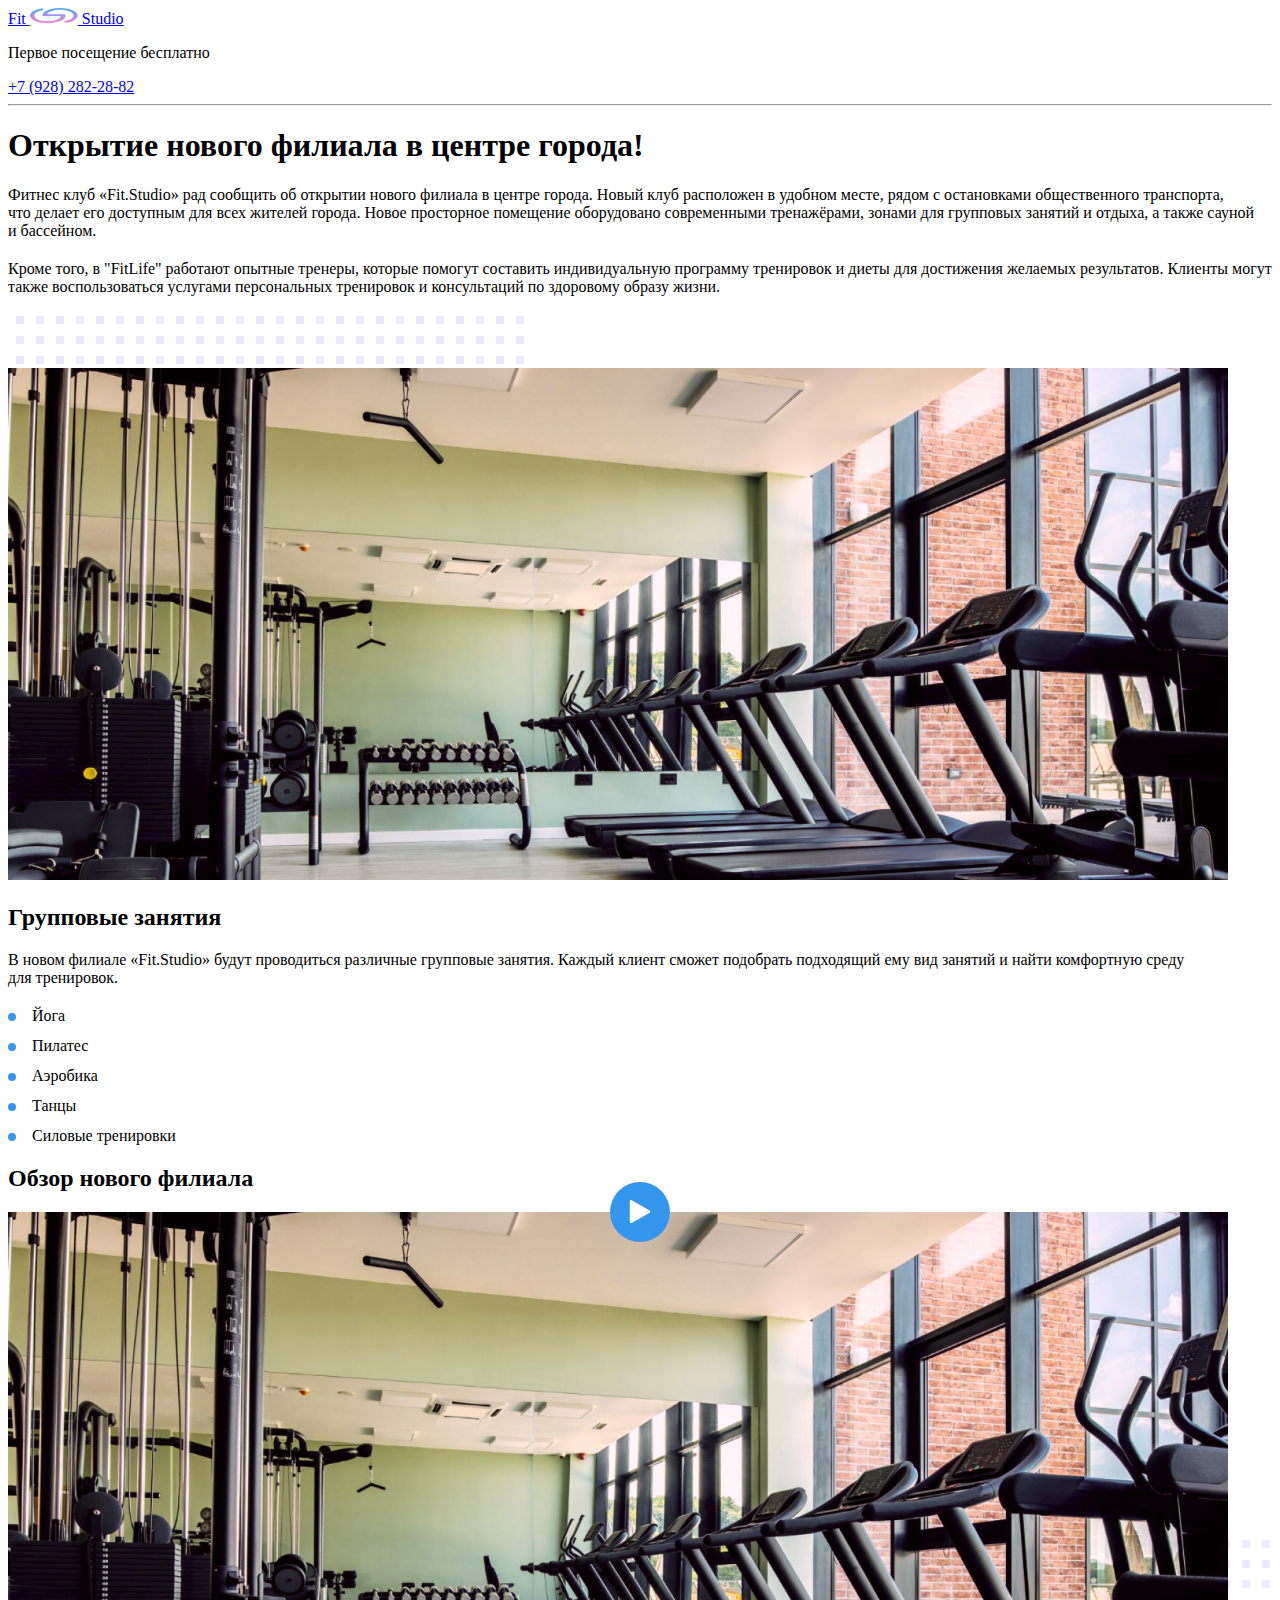
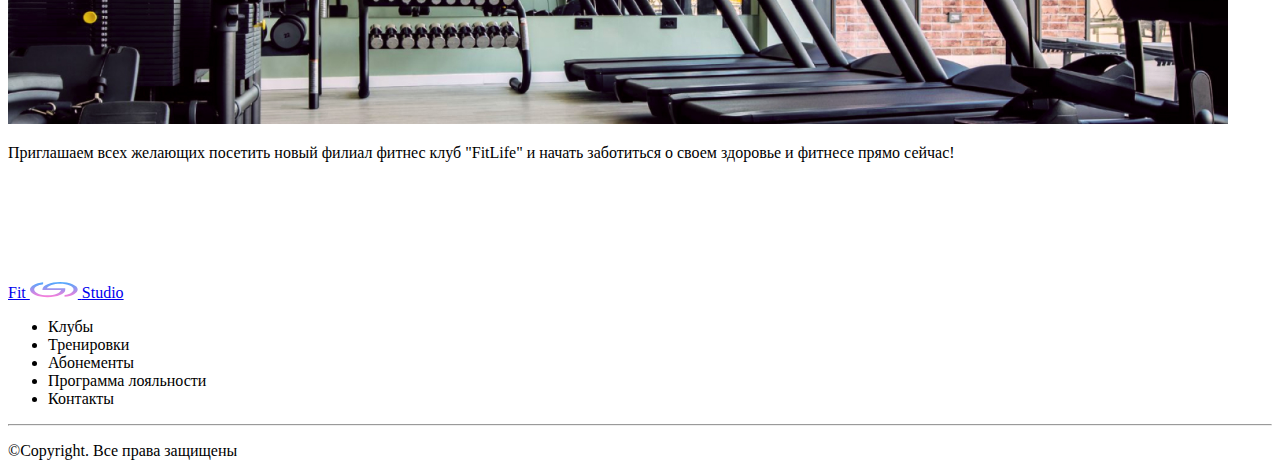
<file: index.html>
<!doctype html>
<html lang="ru">
	<head>
		<meta charset="UTF-8" />
		<meta name="viewport" content="width=device-width, initial-scale=1.0" />
		<title>Fit Studio - Открытие нового филиала</title>
		<link rel="stylesheet" href="./css/normalize.css" />
		<link rel="stylesheet" href="./css/article.css" />
	</head>
	<body>
		<header class="header">
			<div class="container">
				<div class="top__inner">
					<a href="./article.html" class="logo"
						>Fit <span><img src="../images/logo.svg" alt="" /></span>
						<span class="logo_studio">Studio</span></a
					>

					<div class="free_visit">
						<p class="free_visit-text">Первое посещение бесплатно</p>
						<a href="tel:+79282822882" class="free_visit-num"
							>+7 (928) 282-28-82</a
						>
					</div>
				</div>
				<hr />
			</div>
		</header>
		<main class="main">
			<div class="container">
				<article class="article-discovery">
					<h1 class="article-title article-title-large">
						Открытие нового филиала в центре города!
					</h1>
					<p class="article-text">
						Фитнес клуб «Fit.Studio» рад сообщить об открытии нового филиала в
						центре города. Новый клуб расположен в удобном месте, рядом
						с остановками общественного транспорта, что делает его доступным
						для всех жителей города. Новое просторное помещение оборудовано
						современными тренажёрами, зонами для групповых занятий и отдыха,
						а также сауной и бассейном.
					</p>
					<p class="article-text article-mb">
						Кроме того, в "FitLife" работают опытные тренеры, которые помогут
						составить индивидуальную программу тренировок и диеты для достижения
						желаемых результатов. Клиенты могут также воспользоваться услугами
						персональных тренировок и консультаций по здоровому образу жизни.
					</p>
					<div class="article-decor-wrapper">
						<img src="./images/декор 2.svg" alt="" class="article-decor" />
					</div>
					<img
						class="article-img article-mb"
						src="./images/gym-img.jpg"
						alt="тренажёрный зал"
						width="1220"
						height="512"
					/>

					<h2 class="article-title article-title-medium">Групповые занятия</h2>

					<p class="article-text">
						В новом филиале «Fit.Studio» будут проводиться различные групповые
						занятия. Каждый клиент сможет подобрать подходящий ему вид занятий
						и найти комфортную среду для тренировок.
					</p>

					<ul class="article_activities--list article-text article-mb">
						<li class="article_activities--item">Йога</li>
						<li class="article_activities--item">Пилатес</li>
						<li class="article_activities--item">Аэробика</li>
						<li class="article_activities--item">Танцы</li>
						<li class="article_activities--item">Силовые тренировки</li>
					</ul>

					<h2 class="article-title article-title-medium">
						Обзор нового филиала
					</h2>
          
            <div class="article-decor-wrapper">
              <img src="./images/декор 2.svg" alt="" class="article-decor-2" />
              <button class="article-play-button">
                <img src="./images/Polygon 1.svg" alt="" width="24" height="24" >
              </button>
            </div>
				<img
						class="article-img article-mb"
						src="./images/gym-img.jpg"
						alt="тренажёрный зал"
						width="1220"
						height="512"
					/>
					<p class="article-text">
						Приглашаем всех желающих посетить новый филиал фитнес клуб
						"FitLife" и начать заботиться о своем здоровье и фитнесе прямо
						сейчас!
					</p>  
				</article>
			</div>
		</main>
		<footer class="footer">
			<div class="container">
				<article class="footer__inner">
					<a href="./index.html" class="footer__logo logo"
						>Fit <img src="../images/logo.svg" alt="Логотип" />
						<span class="logo_studio">Studio</span></a
					>
					<ul class="footer__menu">
						<li>Клубы</li>
						<li>Тренировки</li>
						<li>Абонементы</li>
						<li>Программа лояльности</li>
						<li>Контакты</li>
					</ul>
				</article>
			</div>
			<hr class="line" />
			<p class="copyright">&copy;Copyright. Все права защищены</p>
		</footer>
	</body>
</html>
</file>
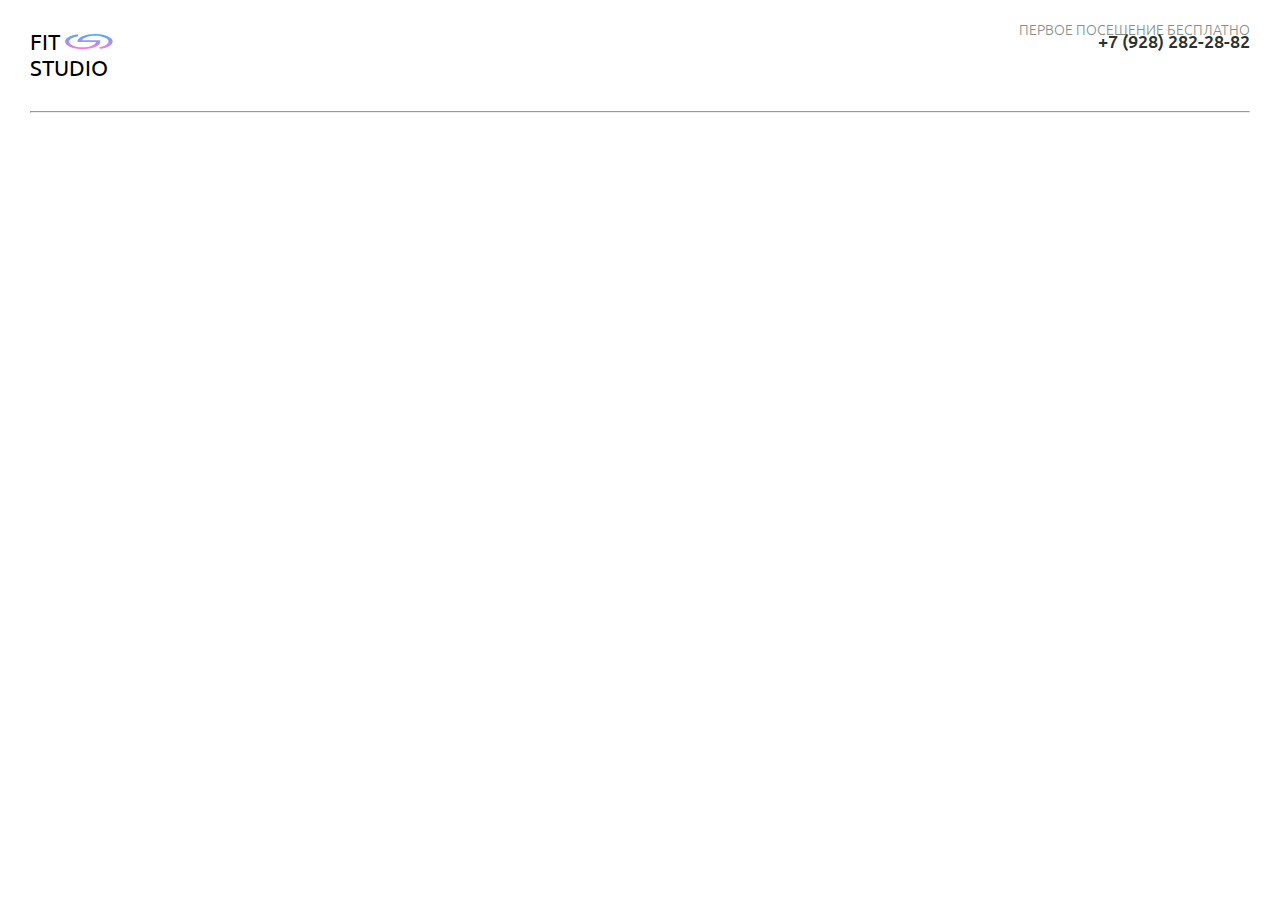
<file: html/index.html>
<!doctype html>
<html lang="en">
	<head>
		<meta charset="UTF-8" />
		<meta name="viewport" content="width=device-width, initial-scale=1.0" />
		<title>Fit Studio</title>
		<link rel="stylesheet" href="../css/normalize.css" />
		<link rel="stylesheet" href="../css/style.css" />
	</head>
	<body>
		<header class="header">
			<div class="container">
				<div class="top__inner">
					<a href="./article.html" class="logo"
						>Fit <span><img src="../images/logo.svg" alt="" /></span>
						<span class="logo_studio">Studio</span></a
					>

					<div class="free_visit">
						<p class="free_visit-text">Первое посещение бесплатно</p>
						<a href="tel:+79282822882" class="free_visit-num"
							>+7 (928) 282-28-82</a
						>
					</div>
				</div>
				<hr />
			</div>
		</header>
		<main class="main">
			<div class="container"></div>
		</main>
	</body>
</html>
</file>
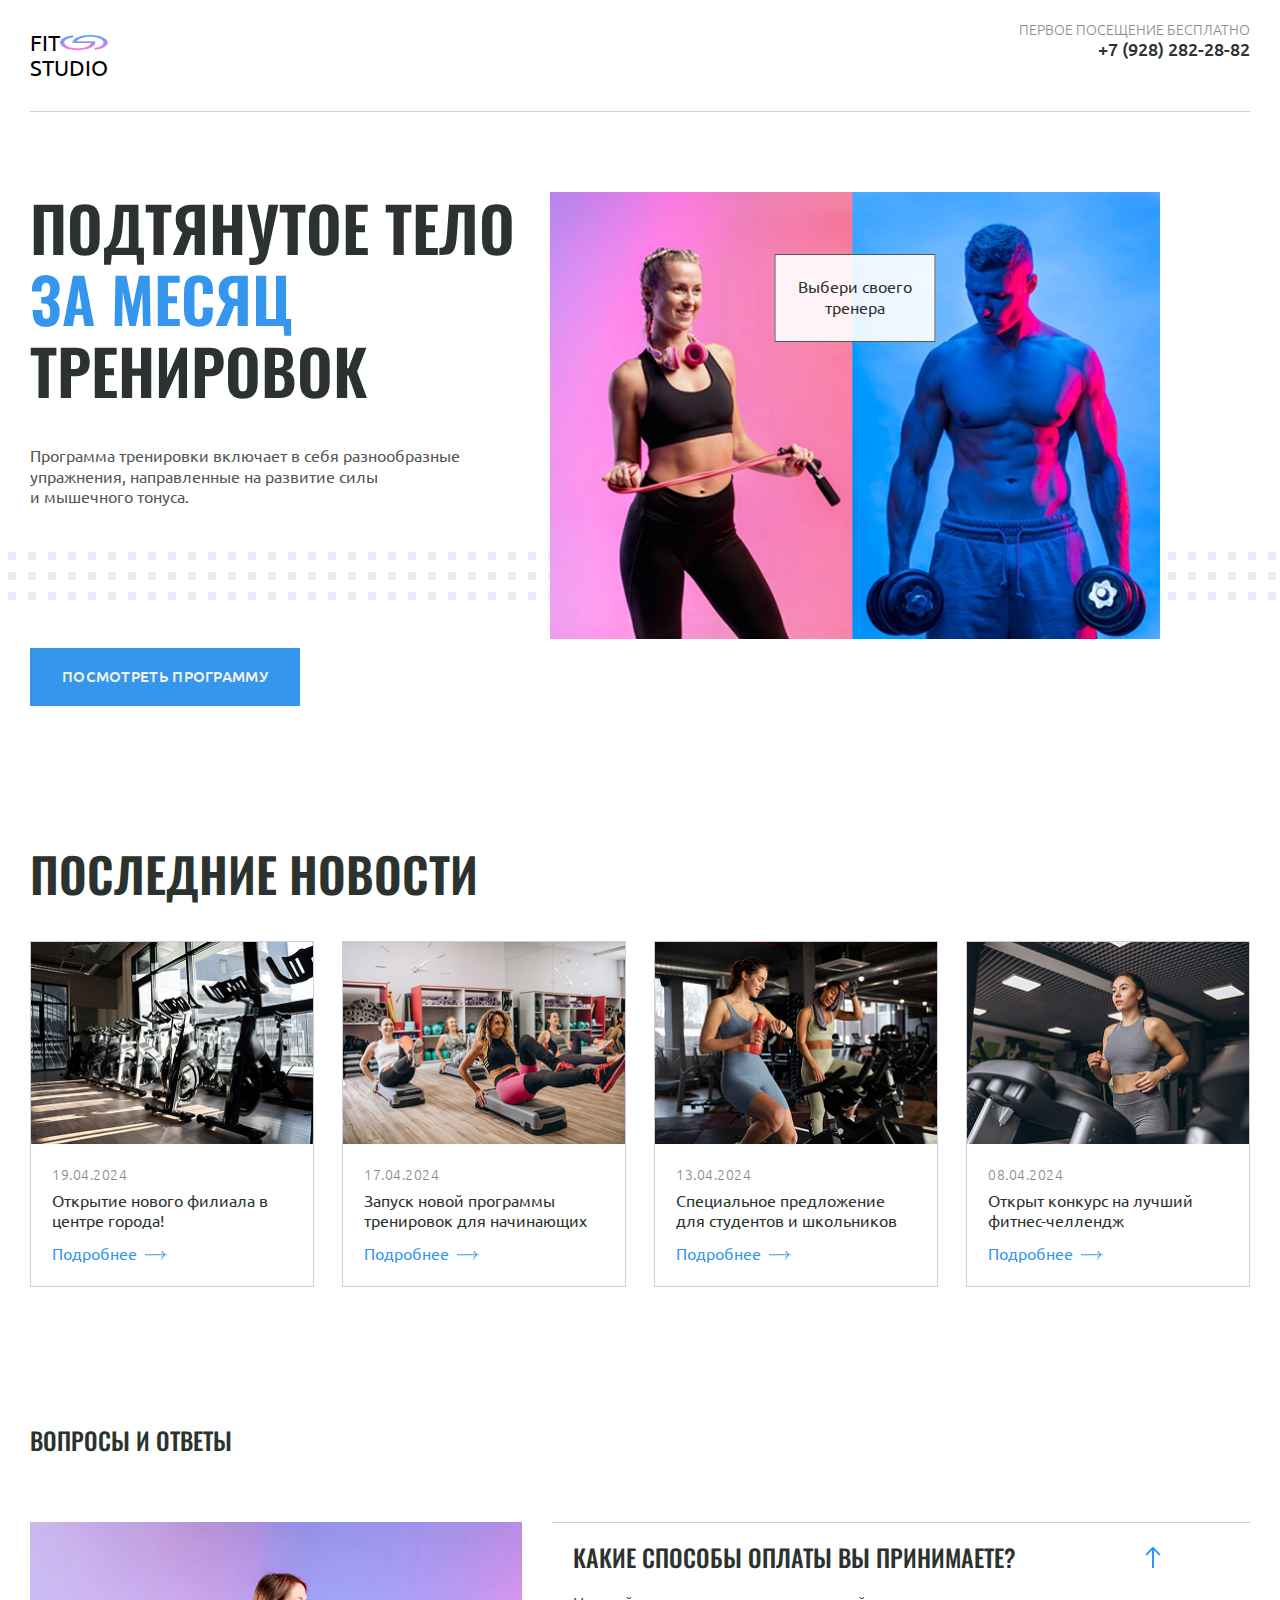
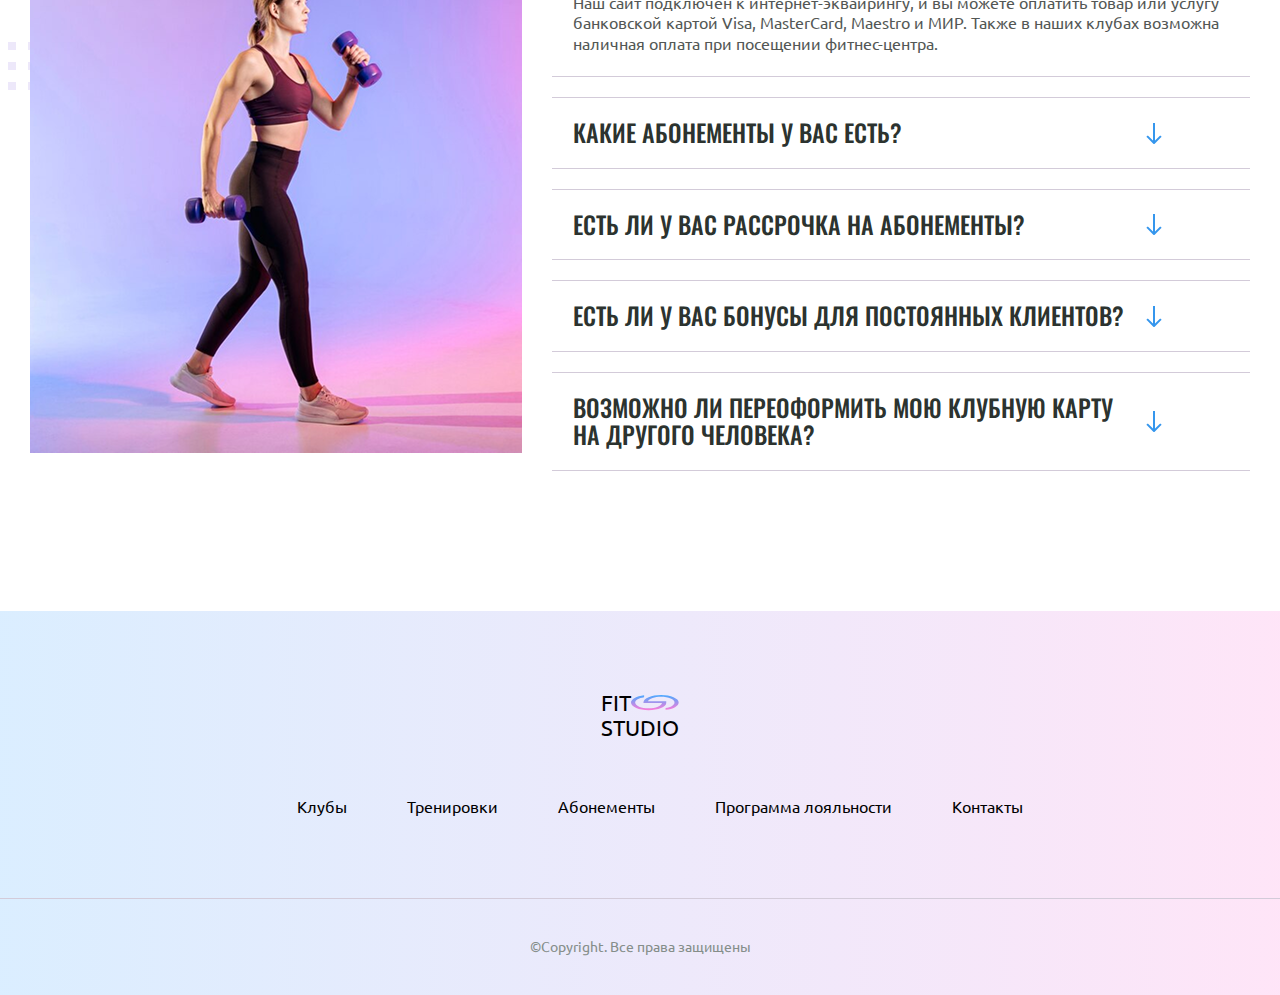
<file: Verstka_1/index.html>
<!doctype html>
<html lang="ru" class="home-page">
	<head>
		<meta charset="UTF-8" />
		<meta name="viewport" content="width=device-width, initial-scale=1.0" />
		<title>Fit Studio - Главная</title>
		<link rel="stylesheet" href="./css/normalize.css" />
		<link rel="stylesheet" href="./css/globals.css" />
		<link rel="stylesheet" href="./css/header.css" />
		<link rel="stylesheet" href="./css/index_2.css" />
		<link rel="stylesheet" href="./css/footer.css" />
		<link
			rel="icon"
			href="./images/svg/favicon-icon.svg"
			sizes="128x128"
			type="image/x-icon"
		/>
	</head>
	<body>
		<header class="header">
			<div class="container">
				<div class="header__inner">
					<a href="./index.html" class="header__logo-link logo-link"
						><span
							class="header__logo-link--accent logo-link--accent"
							tabindex="3"
							>Fit</span
						>
						Studio</a
					>
					<div class="header__free_visit">
						<p class="header__free-visit-desc text-sub">
							Первое посещение бесплатно
						</p>
						<a
							href="tel:+79282822882"
							class="header__free_visit-num"
							tabindex="2"
							>+7 (928) 282-28-82</a
						>
					</div>
				</div>
			</div>
		</header>
		<section class="hero section decor">
			<div class="container hero__container">
				<div class="hero__content">
					<h1 class="hero__content-title title-large">
						Подтянутое тело
						<strong class="hero__content--color--accent blue-text"
							>за месяц</strong
						>
						тренировок
					</h1>
					<p class="hero__content-text text gray-color">
						Программа тренировки включает в себя разнообразные упражнения,
						направленные на развитие силы и мышечного тонуса.
					</p>
					<a class="hero__content-link button blue-bc white-text" href="#"
						>Посмотреть программу</a
					>
				</div>
				<div class="hero__images">
					<p class="hero__images-btn p" tabindex="1">Выбери своего тренера</p>
					<img
						class="hero__images-btn--couches"
						src="./images/gym/couches-woman_man.png"
						alt="Девушка на розовом фоне в спортивной одежде и в розовых наушниках держит спортивную скакалку и мужчина на синем фоне держит сборные гантели с голым верхним торсом, в белых штанах"
						width="700"
						height="513"
					/>
				</div>
			</div>
		</section>
		<section class="news section">
			<div class="container news__container--general">
				<h2 class="news__title title-large">последние Новости</h2>
				<div class="news__container">
					<article class="news__card">
						<header class="news__card-card_header">
							<img
								class="news__card-img"
								src="./images/gym/bikes.jpg"
								alt="Ряд велотренажёров в светлом фитнес-зале с панорамными окнами"
							/>
							<div class="news__card-info">
								<time class="news__card-time" datetime="2024-04-19"
									>19.04.2024</time
								>
								<h3 class="news__card-title p">
									Открытие нового филиала в центре города!
								</h3>
							</div>
						</header>
						<footer class="card-footer">
							<a class="text blue-text" href="./article.html">Подробнее</a>
						</footer>
					</article>
					<article class="news__card">
						<header class="news__card-card_header">
							<img
								class="news__card-img"
								src="./images/gym/fitnes.jpg"
								alt="Групповая фитнес-тренировка в зале, женщины выполняют упражнения на степ-платформах"
							/>
							<div class="news__card-info">
								<time сlass="news__card-time" datetime="2024-04-17"
									>17.04.2024</time
								>
								<h3 class="news__card-title p">
									Запуск новой программы тренировок для начинающих
								</h3>
							</div>
						</header>
						<footer class="card-footer">
							<a class="text blue-text" href="./article.html">Подробнее</a>
						</footer>
					</article>
					<article class="news__card">
						<header class="news__card-card_header">
							<img
								class="news__card-img"
								src="./images/gym/fitnes_bikes.jpg"
								alt="Девушка бежит на беговой дорожке в современном тренажёрном зале"
							/>
							<div class="news__card-info">
								<time сlass="news__card-time" datetime="2024-04-13"
									>13.04.2024</time
								>
								<h3 class="news__card-title p">
									Специальное предложение для студентов и школьников
								</h3>
							</div>
						</header>
						<footer class="card-footer">
							<a class="text blue-text" href="./article.html">Подробнее</a>
						</footer>
					</article>
					<article class="news__card">
						<header class="news__card-card_header">
							<img
								class="news__card-img"
								src="./images/gym/girl_run.jpg"
								alt="Девушка бежит на беговой дорожке в современном тренажёрном зале"
							/>
							<div class="news__card-info">
								<time сlass="news__card-time" datetime="2024-04-08"
									>08.04.2024</time
								>
								<h3 class="news__card-title p">
									Открыт конкурс на лучший фитнес-челлендж
								</h3>
							</div>
						</header>
						<footer class="card-footer">
							<a class="text blue-text" href="./article.html">Подробнее</a>
						</footer>
					</article>
				</div>
			</div>
		</section>
		<section class="faq section decor">
			<div class="container">
				<h2 class="faq__title title-large">Вопросы и ответы</h2>
				<article class="faq__container">
					<img
						class="faq__img"
						src="./images/gym/fitness-woman.png"
						width="492"
						height="531"
						alt="Спортивная девушка с гантелями"
					/>
					<div class="question__container">
						<article class="faq__question">
							<details name="faq__question-details" open>
								<summary class="faq__title oswald p">
									Какие способы оплаты вы принимаете?
								</summary>
								<p class="faq-text text gray-color">
									Наш сайт подключен к интернет-эквайрингу, и вы можете оплатить
									товар или услугу банковской картой Visa, MasterCard, Maestro и
									МИР. Также в наших клубах возможна наличная оплата при
									посещении фитнес-центра.
								</p>
							</details>
						</article>
						<article class="faq__question">
							<details name="faq__question-details">
								<summary class="faq__title oswald p">
									Какие абонементы у вас есть?
								</summary>
								<p class="faq-text text gray-color">
									Наш сайт подключен к интернет-эквайрингу, и вы можете оплатить
									товар или услугу банковской картой Visa, MasterCard, Maestro и
									МИР. Также в наших клубах возможна наличная оплата при
									посещении фитнес-центра.
								</p>
							</details>
						</article>
						<article class="faq__question">
							<details name="faq__question-details">
								<summary class="faq__title oswald p">
									Есть ли у вас рассрочка на абонементы?
								</summary>
								<p class="faq-text text gray-color">
									Наш сайт подключен к интернет-эквайрингу, и вы можете оплатить
									товар или услугу банковской картой Visa, MasterCard, Maestro и
									МИР. Также в наших клубах возможна наличная оплата при
									посещении фитнес-центра.
								</p>
							</details>
						</article>
						<article class="faq__question">
							<details name="faq__question-details">
								<summary class="faq__title oswald p">
									Есть ли у вас бонусы для постоянных клиентов?
								</summary>
								<p class="faq-text text gray-color">
									Наш сайт подключен к интернет-эквайрингу, и вы можете оплатить
									товар или услугу банковской картой Visa, MasterCard, Maestro и
									МИР. Также в наших клубах возможна наличная оплата при
									посещении фитнес-центра.
								</p>
							</details>
						</article>
						<article class="faq__question">
							<details name="faq__question-details">
								<summary class="faq__title oswald p">
									Возможно ли переоформить мою клубную карту на другого
									человека?
								</summary>
								<p class="faq__text text gray-color">
									Наш сайт подключен к интернет-эквайрингу, и вы можете оплатить
									товар или услугу банковской картой Visa, MasterCard, Maestro и
									МИР. Также в наших клубах возможна наличная оплата при
									посещении фитнес-центра.
								</p>
							</details>
						</article>
					</div>
				</article>
			</div>
		</section>
		<footer class="footer">
			<div class="footer__line">
				<div class="container footer__container">
					<article class="footer__inner">
						<a href="./article.html" class="footer__logo-link logo-link"
							><span class="footer__logo-link--accent logo-link--accent"
								>Fit</span
							>
							Studio</a
						>
						<nav class="footer__menu">
							<ul class="footer__menu-list">
								<li>
									<a href="#!" class="footer__menu-link"> Клубы </a>
								</li>
								<li>
									<a href="#!" class="footer__menu-link"> Тренировки </a>
								</li>
								<li>
									<a href="#!" class="footer__menu-link">Абонементы</a>
								</li>
								<li>
									<a href="#!" class="footer__menu-link"
										>Программа лояльности
									</a>
								</li>
								<li>
									<a href="#!" class="footer__menu-link"> Контакты </a>
								</li>
							</ul>
						</nav>
					</article>
				</div>
			</div>
			<p class="copyright">&copy;Copyright. Все права защищены</p>
		</footer>
	</body>
</html>
</file>
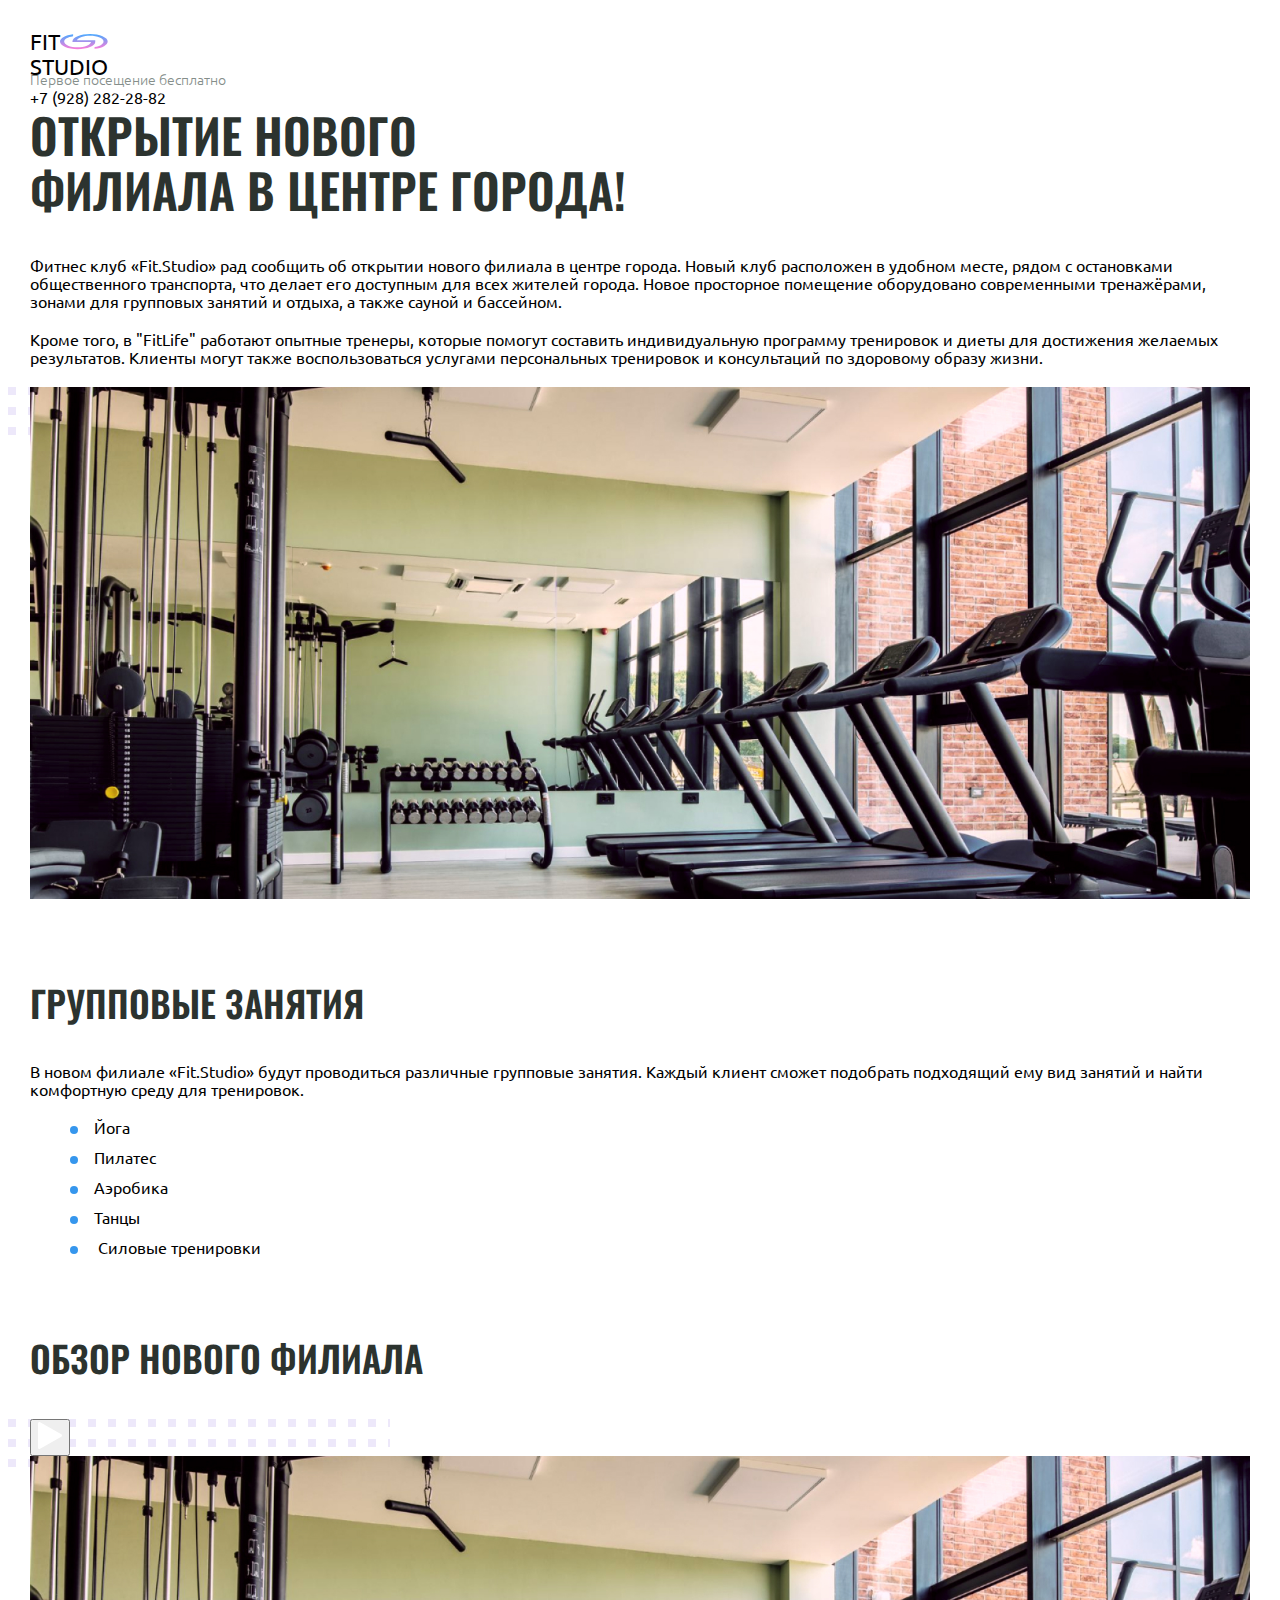
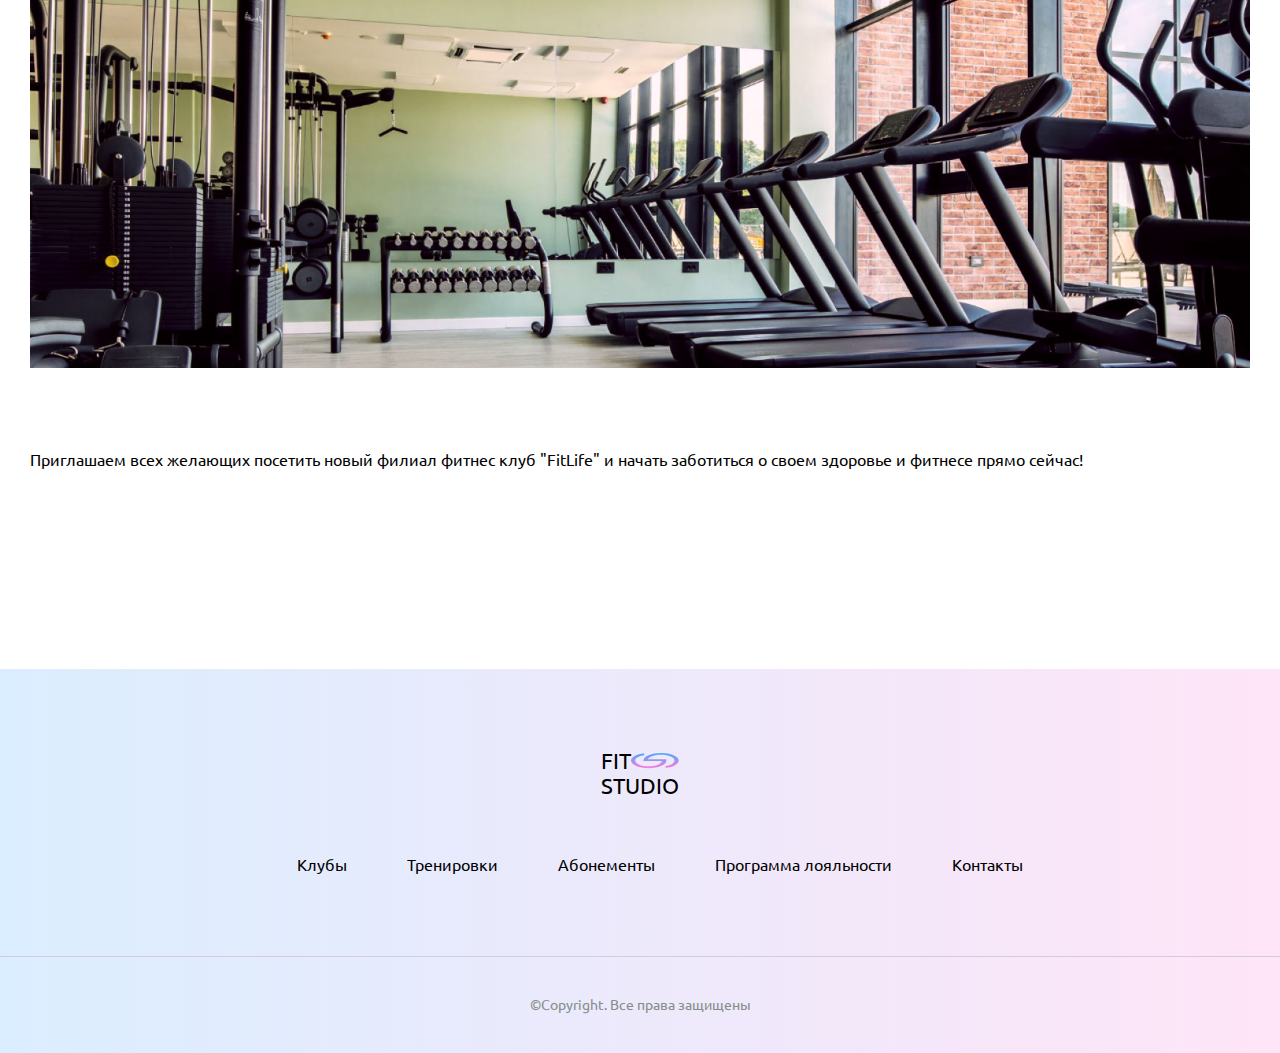
<file: article.html>
<!doctype html>
<html lang="ru">
	<head>
		<meta charset="UTF-8" />
		<meta name="viewport" content="width=device-width, initial-scale=1.0" />
		<title>Fit Studio - Открытие нового филиала</title>
		<link rel="stylesheet" href="./css/normalize.css" />
		<link rel="stylesheet" href="./css/globals.css" />
		<link rel="stylesheet" href="./css/header.css" />
		<link rel="stylesheet" href="./css/article.css" />
		<link rel="stylesheet" href="./css/footer.css" />
		<link
			rel="icon"
			href="./images/svg/favicon-icon.svg"
			sizes="128x128"
			type="image/x-icon"
		/>
	</head>
	<body>
		<header class="header">
			<div class="container">
				<div class="header__inner">
					<a href="./index.html" class="header__logo-link logo-link"
						><span
							class="header__logo-link--accent logo-link--accent"
							tabindex="3"
							>Fit</span
						>
						Studio</a
					>
					<div class="header__free_visit">
						<p class="header__free-visit-desc text-sub">
							Первое посещение бесплатно
						</p>
						<a
							href="tel:+79282822882"
							class="header__free_visit-num"
							tabindex="2"
							>+7 (928) 282-28-82</a
						>
					</div>
				</div>
			</div>
		</header>
		<main class="main">
			<section class="main__section--descovery article-mb">
				<div class="container main__container">
					<h1 class="title-large main__title">
						Открытие нового филиала в центре города!
					</h1>
					<p class="main__text--fitness_club article-text">
						Фитнес клуб «Fit.Studio» рад сообщить об открытии нового филиала в
						центре города. Новый клуб расположен в удобном месте, рядом
						с остановками общественного транспорта, что делает его доступным
						для всех жителей города. Новое просторное помещение оборудовано
						современными тренажёрами, зонами для групповых занятий и отдыха,
						а также сауной и бассейном.
					</p>
					<p class="main__text--FitLife article-text article-mb">
						Кроме того, в "FitLife" работают опытные тренеры, которые помогут
						составить индивидуальную программу тренировок и диеты для достижения
						желаемых результатов. Клиенты могут также воспользоваться услугами
						персональных тренировок и консультаций по здоровому образу жизни.
					</p>
				</div>
				<div class="article__decor--wrapper-1 decor">
					<div class="container">
						<img
							class="main__decor--img article-img"
							src="./images/gym/gym-img.jpg"
							alt="тренажёрный зал"
							width="1220"
							height="512"
						/>
					</div>
				</div>
			</section>
			<section
				class="main__section--group_activities article-mb"
			>
				<article class="article__container--discovery container">
					<h2
						class="main__section--group_activties-title title-large article-title-medium"
					>
						Групповые занятия
					</h2>
					<p class="main__section--group_activties-text article-text">
						В новом филиале «Fit.Studio» будут проводиться различные групповые
						занятия. Каждый клиент сможет подобрать подходящий ему вид занятий
						и найти комфортную среду для тренировок.
					</p>
					<ul
						class="main__menu--activities article-text article-mb"
					>
						<li class="main__menu-item article_activities--item">Йога</li>
						<li class="main__menu-item article_activities--item">Пилатес</li>
						<li class="main__menu-item article_activities--item">Аэробика</li>
						<li class="main__menu-item article_activities--item">Танцы</li>
						<li class="main__menu-item article_activities--item">
							Силовые тренировки
						</li>
					</ul>
				</article>
			</section>
			<section class="article-mb section-block_3">
				<div class="container">
					<h2 class="title-large article-title-medium">Обзор нового филиала</h2>
				</div>
				<div class="article__decor--wrapper-2 decor">
					<div class="container">
						<button class="article__play-btn">
							<img
								class="article__decor--wrapper_2-img"
								src="./images/svg/Polygon 1.svg"
								alt="кнопка плэй"
								width="24"
								height="24"
							/>
						</button>
						<img
							class="article-img article-mb"
							src="./images/gym/gym-img.jpg"
							alt="тренажёрный зал"
							width="1220"
							height="512"
						/>
					</div>
				</div>
				<div class="container">
					<p class="article-text">
						Приглашаем всех желающих посетить новый филиал фитнес клуб "FitLife"
						и начать заботиться о своем здоровье и фитнесе прямо сейчас!
					</p>
				</div>
			</section>
		</main>
		<footer class="footer">
			<div class="footer__line">
				<div class="container footer__container">
					<article class="footer__inner">
						<a href="./article.html" class="footer__logo-link logo-link"
							><span class="footer__logo-link--accent logo-link--accent"
								>Fit</span
							>
							Studio</a
						>
						<nav class="footer__menu">
							<ul class="footer__menu-list">
								<li>
									<a href="#!" class="footer__menu-link"> Клубы </a>
								</li>
								<li>
									<a href="#!" class="footer__menu-link"> Тренировки </a>
								</li>
								<li>
									<a href="#!" class="footer__menu-link">Абонементы</a>
								</li>
								<li>
									<a href="#!" class="footer__menu-link"
										>Программа лояльности
									</a>
								</li>
								<li>
									<a href="#!" class="footer__menu-link"> Контакты </a>
								</li>
							</ul>
						</nav>
					</article>
				</div>
			</div>
			<p class="copyright">&copy;Copyright. Все права защищены</p>
		</footer>
	</body>
</html>
</file>
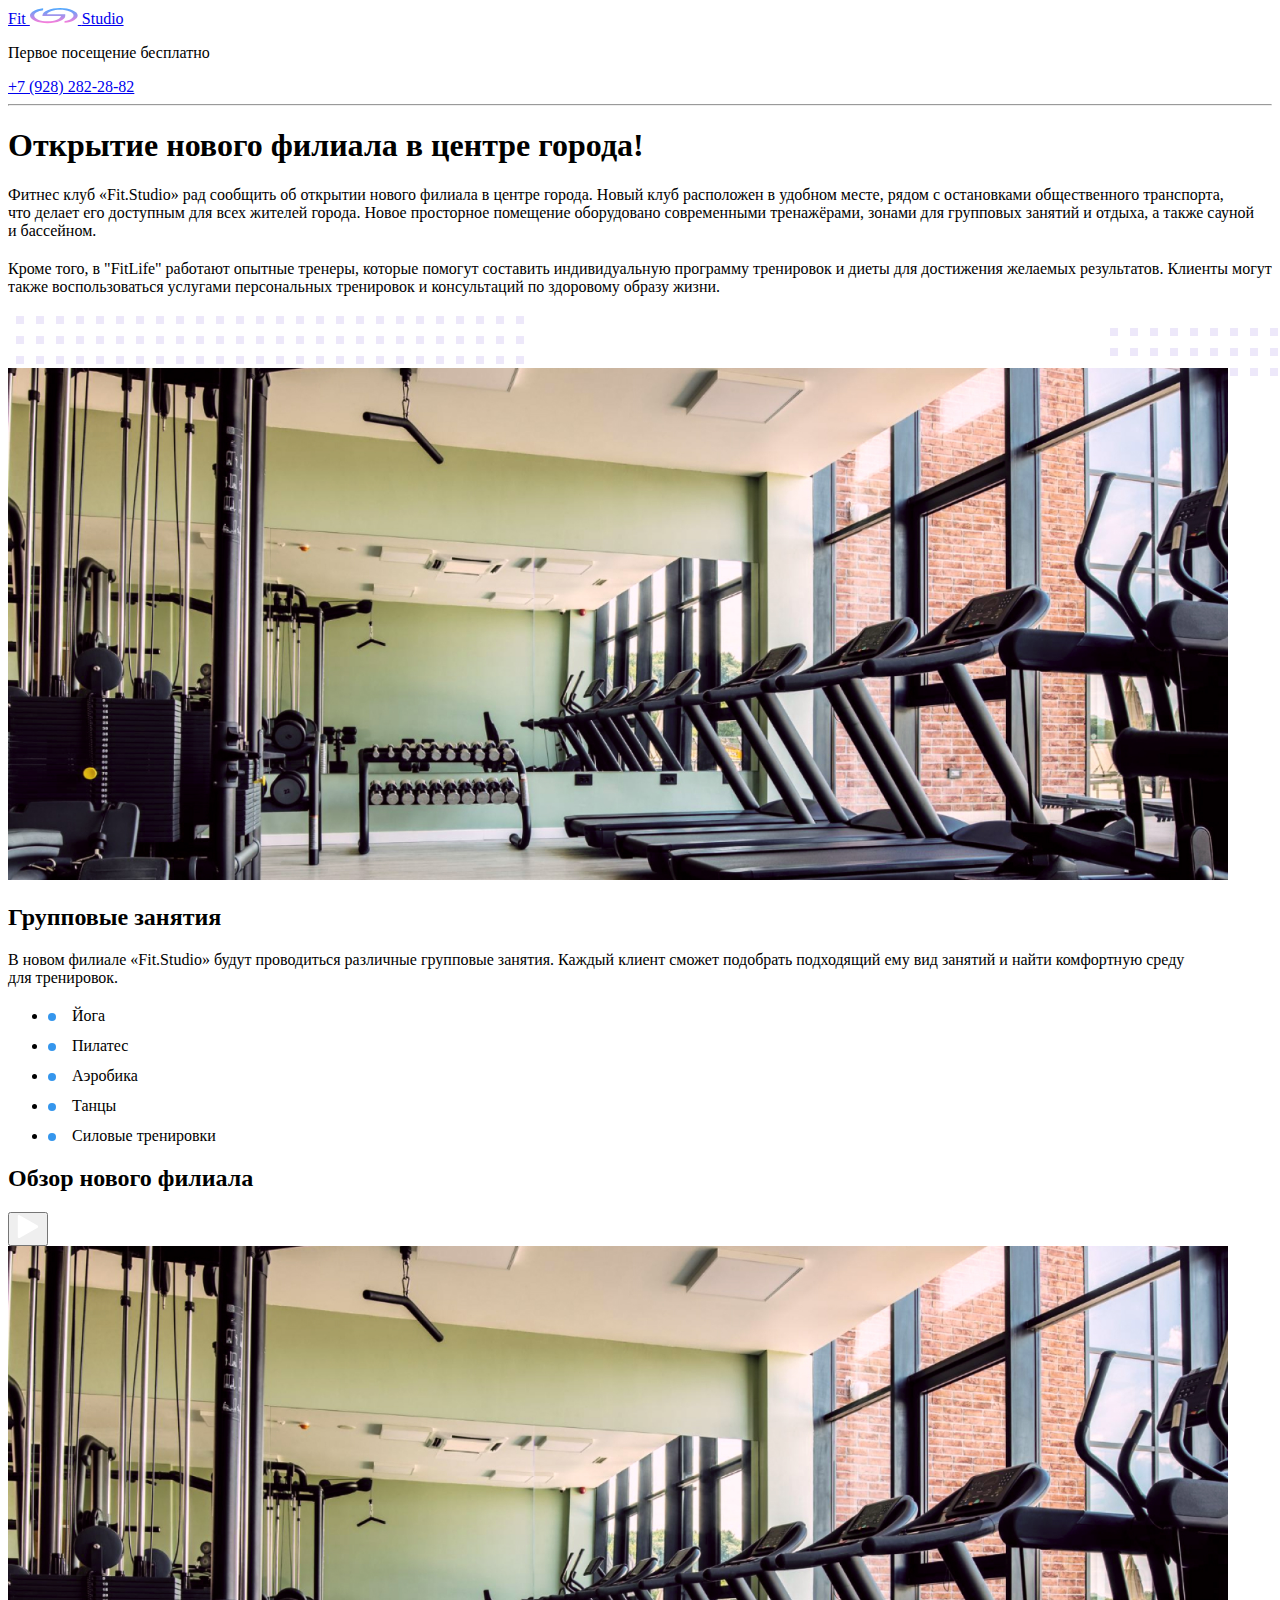
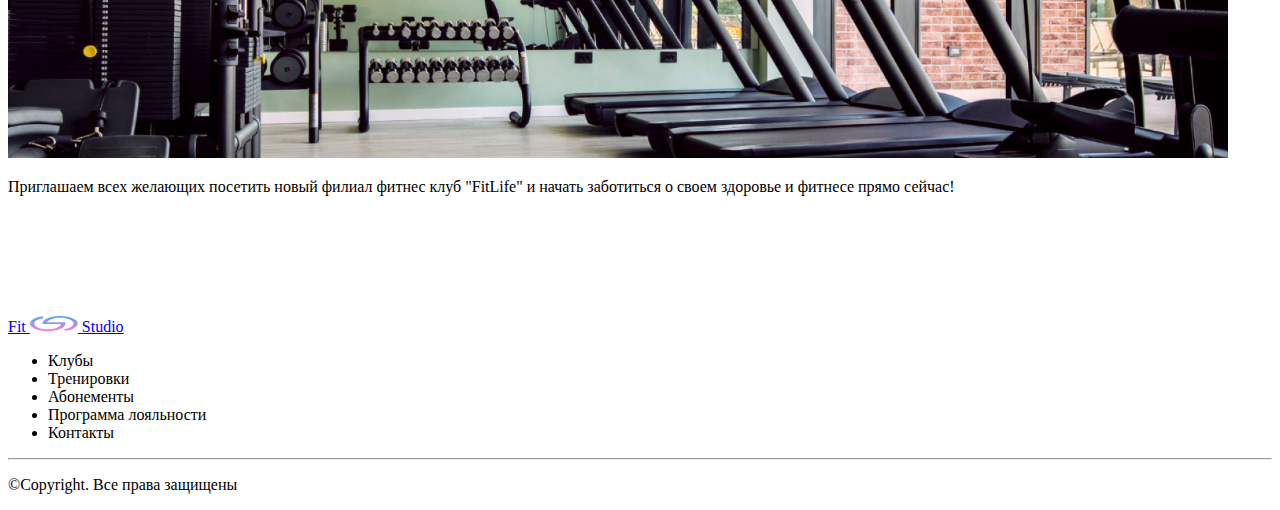
<file: Verstka_1/html/article.html>
<!doctype html>
<html lang="ru">
	<head>
		<meta charset="UTF-8" />
		<meta name="viewport" content="width=device-width, initial-scale=1.0" />
		<title>Fit Studio - Открытие нового филиала</title>
		<link rel="stylesheet" href="../css/normalize.css" />
		<link rel="stylesheet" href="../css/article.css" />
	</head>
	<body>
		<header class="header">
			<div class="container">
				<div class="top__inner">
					<a href="./article.html" class="logo"
						>Fit <span><img src="../images/logo.svg" alt="" /></span>
						<span class="logo_studio">Studio</span></a
					>

					<div class="free_visit">
						<p class="free_visit-text">Первое посещение бесплатно</p>
						<a href="tel:+79282822882" class="free_visit-num"
							>+7 (928) 282-28-82</a
						>
					</div>
				</div>
				<hr />
			</div>
		</header>
		<main class="main">
			<div class="container">
				<article class="article-discovery">
					<h1 class="article-title article-title-large">
						Открытие нового филиала в центре города!
					</h1>
					<p class="article-text">
						Фитнес клуб «Fit.Studio» рад сообщить об открытии нового филиала в
						центре города. Новый клуб расположен в удобном месте, рядом
						с остановками общественного транспорта, что делает его доступным
						для всех жителей города. Новое просторное помещение оборудовано
						современными тренажёрами, зонами для групповых занятий и отдыха,
						а также сауной и бассейном.
					</p>
					<p class="article-text article-mb">
						Кроме того, в "FitLife" работают опытные тренеры, которые помогут
						составить индивидуальную программу тренировок и диеты для достижения
						желаемых результатов. Клиенты могут также воспользоваться услугами
						персональных тренировок и консультаций по здоровому образу жизни.
					</p>
					<div class="article-decor-wrapper">
						<img src="../images/декор 2.svg" alt="" class="article-decor" />
					</div>
					<img
						class="article-img article-mb"
						src="../images/gym-img.jpg"
						alt="тренажёрный зал"
						width="1220"
						height="512"
					/>

					<h2 class="article-title article-title-medium">Групповые занятия</h2>

					<p class="article-text">
						В новом филиале «Fit.Studio» будут проводиться различные групповые
						занятия. Каждый клиент сможет подобрать подходящий ему вид занятий
						и найти комфортную среду для тренировок.
					</p>

					<ul class="article_activities--list article-text article-mb">
						<li class="article_activities--item">Йога</li>
						<li class="article_activities--item">Пилатес</li>
						<li class="article_activities--item">Аэробика</li>
						<li class="article_activities--item">Танцы</li>
						<li class="article_activities--item">Силовые тренировки</li>
					</ul>

					<h2 class="article-title article-title-medium">
						Обзор нового филиала
					</h2>
          
            <div class="article-decor-wrapper">
              <img src="../images/декор 2.svg" alt="" class="article-decor-2" />
              <button class="article-play-button">
                <img src="../images/Polygon 1.svg" alt="" width="24" height="24" >
              </button>
            </div>
				<img
						class="article-img article-mb"
						src="../images/gym-img.jpg"
						alt="тренажёрный зал"
						width="1220"
						height="512"
					/>
					<p class="article-text">
						Приглашаем всех желающих посетить новый филиал фитнес клуб
						"FitLife" и начать заботиться о своем здоровье и фитнесе прямо
						сейчас!
					</p>  
				</article>
			</div>
		</main>
		<footer class="footer">
			<div class="container">
				<article class="footer__inner">
					<a href="./article.html" class="footer__logo logo"
						>Fit <img src="../images/logo.svg" alt="Логотип" />
						<span class="logo_studio">Studio</span></a
					>
					<ul class="footer__menu">
						<li>Клубы</li>
						<li>Тренировки</li>
						<li>Абонементы</li>
						<li>Программа лояльности</li>
						<li>Контакты</li>
					</ul>
				</article>
			</div>
			<hr class="line" />
			<p class="copyright">&copy;Copyright. Все права защищены</p>
		</footer>
	</body>
</html>
</file>
<file: css/article.css>
@import url('./fonts.css');

.main {
	margin-bottom: 120px;
}

.play {
	position: absolute;
	left: 580px;
	bottom: 300px;
}

.article-text {
	margin-bottom: 20px;
}

.article-decor-wrapper,
.article-decor-wrapper-2 {
	position: relative;
}

.article-decor-wrapper-1::before {
	bottom: 364px;
	left: 0;
}

.article-decor-wrapper-2::before {
	right: 0;
	top: 326px;
}

.article_activities--list {
	padding-left: 0px;
}

.article_activities--item {
	margin-bottom: 12px;
}

/* .article_activities--item::marker {
	color: #3596ed;
} */

.article_activities--item::before {
	content: '';
	width: 8px;
	height: 8px;
	background-color: #3596ed;
	display: inline-block;
	border-radius: 50%;
	margin-right: 16px;
}

.article-decor-2 {
	position: absolute;
	z-index: -1;
	top: 328px;
	right: -350px;
}

.article-play-button {
	position: absolute;
	top: 50%;
	left: 50%;
	-webkit-transform: translate(-50%, -50%);
	-ms-transform: translate(-50%, -50%);
	transform: translate(-50%, -50%);
	display: -webkit-box;
	display: -ms-flexbox;
	display: flex;
	-webkit-box-align: center;
	-ms-flex-align: center;
	align-items: center;
	-webkit-box-pack: center;
	-ms-flex-pack: center;
	justify-content: center;
	width: 60px;
	height: 60px;
	background-color: #3596ed;
	padding: 0;
	border: none;
	border-radius: 50%;
	cursor: pointer;
	-webkit-transition:
		opacity 0.2s,
		background-color 0.3s;
	-o-transition:
		opacity 0.2s,
		background-color 0.3s;
	transition:
		opacity 0.2s,
		background-color 0.3s;
}

.article-play-button:not(:disabled):hover {
	background-color: #54afff;
}

.article-play-button:not(:disabled):active {
	background-color: #3084c0;
}

@media (width <= 992px) {
	.article-decor-wrapper-2::before {
		right: 0;
		top: 50%;
	}

	.article-decor-wrapper-1::before {
		bottom: 42%;
		left: 0;
	}

	.article-img {
		margin-bottom: 40px;
	}
}

@media (width <= 768px) {
	html p {
		font-size: 14px;
	}

	.article-decor-wrapper-2::before,
	.article-decor-wrapper-1::before {
		display: none;
	}

	.article-mb {
		margin-bottom: 60px;
	}

	.main {
		margin-bottom: 80px;
	}
}

@media (width <= 576px) {
	.article-mb {
		margin-bottom: 20px;
	}

	.section-block_2 {
		margin-bottom: 60px;
	}

	.article-play-button {
		width: 50px;
		height: 50px;
	}

	.article-play-button img {
		width: 21px;
		height: 25px;
	}
}
</file>
<file: css/style.css>
@import url('./fonts.css');   

body *{
  box-sizing:border-box;
  font-family: 'Ubuntu', sans-serif;
  font-weight: 400;
	margin: 0;
}

a {
	text-decoration: none;
	color: #000;
}

.container {
	max-width: 1250px;
	padding: 0 15px;
  margin: 0 auto;
}

.top__inner{
  display: flex;
  margin: 30px 0;
}

.logo {
	text-transform: uppercase;
  font-size: 21.68px;
}

.logo_studio{
  display: block;
  font-size: 22.04px;
}

.free_visit{
  text-transform: uppercase;
  margin-left: auto;
}

.free_visit-text{
  font-weight: 300;
  font-size: 14px;
  line-height: 4%;
  color:#858E8A;
}

.free_visit-num{
  font-weight: 500;
  font-size: 18px;
  display: flex;
  justify-content: end;
  gap: 8px;
  color:#2C332F;
}
</file>
<file: Verstka_1/css/globals.css>
html {
	font-family: 'Ubuntu', sans-serif;
	font-weight: 400;
	overflow-x: hidden;
	scroll-behavior: smooth;
	scrollbar-width: thin;
}

*,
*::after,
*::before {
	-webkit-box-sizing: border-box;
	box-sizing: border-box;
}

body {
	display: -webkit-box;
	display: -ms-flexbox;
	display: flex;
	-webkit-box-orient: vertical;
	-webkit-box-direction: normal;
	-ms-flex-direction: column;
	flex-direction: column;
	min-height: 100vh;
	min-width: 375px;
	margin: 0;
}

h1,
h2,
h3,
h4,
p {
	margin: 0;
}

li {
	list-style: none;
}

img {
	max-width: 100%;
	height: auto;
	-o-object-fit: cover;
	object-fit: cover;
}

a {
	text-decoration: none;
	color: #000;
}

:root {
	--accent: #3596ed;
	--stroke: #d3cbd9;
	--text-podpis: #858e8a;
	--text-zagolovochnyy: #2c332f;
	--text-nabornyy: #535755;
	--svetly--color: #f2f2f3;
	--Oswald-family: 'Oswald', sans-serif;
}

.oswald {
	font-family: var(--Oswald-family);
}

.blue-bc {
	background-color: var(--accent);
}

.blue-text {
	color: var(--accent);
}

.white-text {
	color: var(--svetly--color);
}

.gray-color {
	color: var(--text-nabornyy);
}

.p {
	color: var(--text-zagolovochnyy);
}

.container {
	max-width: 1250px;
	padding: 0 15px;
	margin: 0 auto;
}

.section {
	/* display: none; */
	margin-bottom: 140px;
}

.logo-link {
	text-transform: uppercase;
	font-size: 21.68px;
}

.logo-link--accent{
	display: block;
}

.logo-link--accent::after {
	content: url('../images/svg/logo.svg');
}

.title-large {
	font-family: var(--Oswald-family);
	font-weight: 600;
	line-height: 115%;
	text-transform: uppercase;
	margin-bottom: 40px;
	font-size: 48px;
	color: #2c332f;
	max-width: 596px;
}

.article-title-medium {
	font-size: 36px;
}

.article-mb {
	margin-bottom: 80px;
}

.text-sub {
	font-weight: 300;
	font-size: 14px;
	line-height: 4%;
	color: #858e8a;
	margin-bottom: 8px;
}

.decor::before {
	content: '';
	position: absolute;
	z-index: -1;
	background: url('../images/svg/decor_icon.svg') repeat-x;
	display: inline-block;
	width: calc(50% - 250px);
	height: 48px;
}

.text {
	font-size: 16px;
	line-height: 130%;
}

a:focus-visible,
button {
	outline: none;
}

button:disabled {
	opacity: 0.6;
	cursor: default;
}

p:focus-visible,
a:focus-visible,
button:focus-visible,
summary:focus-visible {
	outline: 2px solid var(--accent);
	outline-offset: 2px;
}

@media (width <= 992px) {
	.container {
		max-width: 798px;
	}
}

@media (width <= 768px) {
	.container {
		max-width: 576px;
	}

	.title-large {
		margin-bottom: 30px;
	}

	h1.title-large {
		font-size: 40px;
	}

	h2.title-large {
		font-size: 30px;
	}
}

@media (width <= 576px) {
	.container {
		max-width: 400px;
	}

	h1.title-large {
		font-size: 30px;
	}

	h2.title-large {
		font-size: 20px;
	}
}
</file>
<file: Verstka_1/css/header.css>
.header {
	padding: 30px 0 0;
}

.header__inner {
	padding: 0 0 30px;
	display: -webkit-box;
	display: -ms-flexbox;
	display: flex;
	border-bottom: 1px solid #d3cbd9;
	gap: 10px;
	margin-bottom: 80px;
}

.header__logo-link--accent {
	display: block;
	font-size: 22.04px;
}

.header__free_visit {
	text-transform: uppercase;
	margin-left: auto;
}

.header__free_visit > a {
	display: block;
	font-weight: 500;
	font-size: 18px;
	text-align: right;
	margin-top: 8px;
	color: #2c332f;
	-webkit-transition: all 0.3s;
	-o-transition: all 0.3s;
	transition: all 0.3s;
}

.header__free_visit > a:hover {
	text-decoration: underline;
	color: #3596ed;
}

@media (width <=768px) {
	.header__inner {
		margin-bottom: 80px;
	}
}

@media (width <= 576px) {
	.header__inner {
		margin-bottom: 60px;
	}
}
</file>
<file: Verstka_1/css/index_2.css>
@import url('./fonts.css');

.hero {
	position: relative;
	margin-bottom: 140px;
}

.hero::before {
	bottom: 106px;
	width: 100%;
}

.hero__container {
	display: -webkit-box;
	display: -ms-flexbox;
	display: flex;
	gap: 28px;
}

.hero__content-title {
	max-width: 492px;
	font-weight: 600;
	font-size: 62px;
}

.hero__content--color--accent {
	font-weight: 600;
}

.hero > .hero__container > .hero__images > .hero__images-btn {
	-webkit-transition:
		opacity 0.3s,
		background-color 0.2s;
	-o-transition:
		opacity 0.3s,
		background-color 0.2s;
	transition:
		opacity 0.3s,
		background-color 0.2s;
	cursor: pointer;
}

.hero__images-btn.p:not(:disabled):hover {
	background-color: #3596ed;
}

.hero__images-btn.p :focus-visible {
	outline: 2px solid #2b77ba;
	outline-offset: 2px;
}

.hero__images-btn.p :focus-visible {
	outline: none;
}

div.hero__content p.text {
	margin-bottom: 140px;
	max-width: 439px;
}

.hero__content-link {
	display: inline-block;
	-webkit-transition:
		opacity 0.3s,
		background-color 0.3s;
	-o-transition:
		opacity 0.3s,
		background-color 0.3s;
	transition:
		opacity 0.3s,
		background-color 0.3s;
}

.hero__content-link:not(:disabled):hover {
	opacity: 0.85;
}

.hero__content-link:not(:disabled):active {
	background-color: #2a76ad;
}

section.hero.section a {
	text-align: center;
	max-width: 270px;
	line-height: 130%;
	letter-spacing: 0.02em;
	padding: 19px 32px;
	font-size: 15px;
	font-weight: 500;
	text-transform: uppercase;
}

.hero__images {
	position: relative;
}

.hero__images-btn {
	position: absolute;
	top: 62px;
	left: 50%;
	-webkit-transform: translateX(-50%);
	-ms-transform: translateX(-50%);
	transform: translateX(-50%);
	font-weight: 400;
	font-size: 16px;
	line-height: 130%;
	text-align: center;
	color: #2c332f;
	background-color: rgba(255, 255, 255, 0.9);
	border: 1px solid #535755;
	padding: 22px;
	max-width: 161px;
}

.news__container {
	display: -webkit-box;
	display: -ms-flexbox;
	display: flex;
	gap: 28px;
}

.news__card {
	display: -webkit-box;
	display: -ms-flexbox;
	display: flex;
	-webkit-box-orient: vertical;
	-webkit-box-direction: normal;
	-ms-flex-direction: column;
	flex-direction: column;
	-webkit-box-flex: 1;
	-ms-flex: 1 1 25%;
	flex: 1 1 25%;
	border: 1px solid #d3cbd9;
	max-width: 284px;
	overflow: hidden;
}

.news__card footer {
	margin-top: auto;
	padding: 0 21px 21px;
}

.news__card-info {
	padding: 21px 21px 0;
}

.news__card-card_header {
	margin-bottom: 12px;
}

.news__card img {
	display: block;
}

.news__card time {
	font-weight: 300;
	color: #858e8a;
	font-size: 14px;
	letter-spacing: 0.04em;
}

.news__card h3 {
	padding-top: 8px;
	font-size: 16px;
	line-height: 130%;
	max-width: 244px;
	overflow: hidden;
	min-height: 42px;
	font-weight: 400;
	display: -webkit-box;
	-webkit-line-clamp: 2;
	-webkit-box-orient: vertical;
}

.news__card a {
	display: -webkit-inline-box;
	display: -ms-inline-flexbox;
	display: inline-flex;
	-webkit-box-align: baseline;
	-ms-flex-align: baseline;
	align-items: baseline;
	gap: 8px;
}

.news__card > footer.card-footer a::after {
	content: '';
	display: inline-block;
	width: 22px;
	height: 9px;
	background: url(../images/svg/arrow.svg);
	-webkit-transition: -webkit-transform 0.3s;
	transition: -webkit-transform 0.3s;
	-o-transition: transform 0.3s;
	transition: transform 0.3s;
	transition:
		transform 0.3s,
		-webkit-transform 0.3s;
	transition:
		transform 0.3s,
		-webkit-transform 0.3s;
}

.news__card > footer.card-footer a:hover::after {
	-webkit-transform: translateX(3px);
	-ms-transform: translateX(3px);
	transform: translateX(3px);
}

.faq {
	position: relative;
}

.faq h2 {
	max-width: 492px;
	min-height: 55px;
}

.faq__container {
	display: -webkit-box;
	display: -ms-flexbox;
	display: flex;
	-webkit-box-align: start;
	-ms-flex-align: start;
	align-items: flex-start;
	gap: 30px;
  min-height: 100%;
}

.faq::before {
	top: 215px;
}

.faq__title  {
	font-weight: 500;
	line-height: 115%;
	font-size: 24px;
	text-transform: uppercase;
}

.question__container {
	display: -webkit-box;
	display: -ms-flexbox;
	display: flex;
	gap: 20px;
	-webkit-box-orient: vertical;
	-webkit-box-direction: normal;
	-ms-flex-direction: column;
	flex-direction: column;
}

details {
	border-block: 1px solid #d3cbd9;
}

details::details-content {
	opacity: 0;
	display: block;
	block-size: 0;
	overflow: hidden;
	-webkit-transition: all 0.5s allow-discrete;
	-o-transition: all 0.5s allow-discrete;
	transition: all 0.5s allow-discrete;
}

details[open]::details-content {
	opacity: 1;
	block-size: auto;
	block-size: calc-size(auto, size);
}

details[open] summary::after {
	-webkit-transform: rotate(180deg);
	-ms-transform: rotate(180deg);
	transform: rotate(180deg);
}

details > p {
	padding: 0 21px 21px;
}

summary {
	display: -webkit-box;
	display: -ms-flexbox;
	display: flex;
	-webkit-box-align: center;
	-ms-flex-align: center;
	align-items: center;
	-webkit-box-pack: justify;
	-ms-flex-pack: justify;
	justify-content: space-between;
	gap: 12px;
	list-style: none;
	padding: 21px;
	cursor: pointer;
	-webkit-user-select: none;
	-moz-user-select: none;
	-ms-user-select: none;
	user-select: none;
}

summary.faq__title  {
	max-width: 631px;
}

summary::after {
	content: '';
	display: inline-block;
	-ms-flex-negative: 0;
	flex-shrink: 0;
	width: 17px;
	height: 22px;
	background: url('../images/svg/arrow-down.svg') no-repeat center / cover;
	cursor: pointer;
}

summary::-webkit-details-marker {
	display: none;
}

/* Adaptation */

@media (width <= 1440px) {
	.hero__images {
		width: 50%;
	}
}

@media (width <= 1250px) {
	.hero::before {
		display: none;
	}

	.hero__images {
		display: flex;
		justify-content: center;
		width: 100%;
	}
}

@media (width <= 992px) {
	.hero::after {
		display: none;
	}

	.hero__container {
		-webkit-box-orient: vertical;
		-webkit-box-direction: normal;
		-ms-flex-direction: column;
		flex-direction: column;
		-webkit-box-align: center;
		-ms-flex-align: center;
		align-items: center;
	}

	.hero__content {
		text-align: center;
	}

	.hero__content-title{
		margin-bottom: 30px;
		font-size: 52px;
	}

	div.hero__content p.text {
		margin-bottom: 40px;
	}

	.news {
		-webkit-box-pack: center;
		-ms-flex-pack: center;
		justify-content: center;
	}

	.news__container {
		-ms-flex-wrap: wrap;
		flex-wrap: wrap;
		gap: 20px;
		-webkit-box-pack: center;
		-ms-flex-pack: center;
		justify-content: center;
	}

	.news__card {
		-ms-flex-preferred-size: 50%;
		flex-basis: 50%;
		max-width: 350px;
	}

	.news__card-card_header img {
		width: 100%;
	}

	.faq {
		width: 100%;
	}

	.faq::before {
		display: none;
	}

	.faq__container {
		-webkit-box-align: center;
		-ms-flex-align: center;
		align-items: center;
		-webkit-box-orient: vertical;
		-webkit-box-direction: reverse;
		-ms-flex-direction: column-reverse;
		flex-direction: column-reverse;
	}

	.question__container {
		width: 100%;
	}
}

@media (width <= 768px) {
	.hero {
		margin-bottom: 70px;
	}

	.hero__images {
		width: 100%;
	}

	.hero__content {
		max-width: 410px;
	}

	.home-page .title-large {
		text-align: center;
		max-width: inherit;
	}

	details summary.faq__title  {
		font-size: 22px;
	}
}

@media (width <= 576px) {
	/* Hero */
	.hero {
		padding-top: 60px;
	}

	.hero__images {
		width: 100%;
	}

	.hero__content-title {
		font-size: 42px;
	}

	.hero__content {
		max-width: 410px;
	}

	.hero__images-btn {
		top: 20px;
		font-size: 13px;
		padding: 10px;
	}

	h2.faq__title{
		font-size: 38px;
	}

	details summary.faq-title  {
		font-size: 18px;
	}
}

@media (width <= 414px) {
	.hero__images-btn {
		font-size: 10px;
		padding: 10px;
	}
}

@media (width <= 375px) {
	.hero__images-btn {
		max-width: 125px;
		font-size: 8px;
		padding: 12px;
	}
}
</file>
<file: Verstka_1/css/footer.css>
@media (width <= 776px) {
	.footer {
    padding-top: 40px;
	}

	.footer__menu ul {
    display: flex;
    align-items: center;
    padding: 0 40px;
		flex-direction: column;
		gap: 25px;
	}
}

.footer {
  margin-top: auto;
	padding-top: 80px;
	background: linear-gradient(
		90deg,
		rgba(73, 169, 255, 0.2) 0%,
		rgba(252, 124, 217, 0.2) 100%
	);
}

.footer__line {
	border-bottom: 1px solid #d3cbd9;
}

.footer__menu li {
	line-height: 130%;
	font-size: 16px;
	color: #535755;
	white-space: nowrap;
	list-style-type: none;
}

.footer__inner {
	display: flex;
	flex-direction: column;
	align-items: center;
}

.footer__logo-link {  
  margin-bottom: 40px;
	text-align: center;
}

.logo_studio {
	margin-bottom: 40px;
}

.footer__menu-list {
	display: flex;
	justify-content: center;
	max-width: 733px;
	gap: 60px;
	margin-bottom: 40px;
}

.footer__menu {
	display: flex;
	justify-content: center;
	max-width: 733px;
	gap: 60px;
	margin-bottom: 40px;
}

.copyright {
	font-size: 14px;
	padding-top: 40px;
	letter-spacing: 4%;
	padding: 40px 0;
	font-size: 14px;
	color: #858e8a;
	text-align: center;
}

footer a {
	transition: all 0.3s;
}

footer a:not(.footer__logo-link):hover {
	text-decoration: underline;
	color: #3596ed;
}

/*
1200px

992px

768px

576px

375px

320px
*/
</file>
<file: css/globals.css>
html {
	font-family: 'Ubuntu', sans-serif;
	font-weight: 400;
	overflow-x: hidden;
	scroll-behavior: smooth;
	scrollbar-width: thin;
}

*,
*::after,
*::before {
	-webkit-box-sizing: border-box;
	box-sizing: border-box;
}

body {
	display: -webkit-box;
	display: -ms-flexbox;
	display: flex;
	-webkit-box-orient: vertical;
	-webkit-box-direction: normal;
	-ms-flex-direction: column;
	flex-direction: column;
	min-height: 100vh;
	min-width: 375px;
	margin: 0;
}

h1,
h2,
h3,
h4,
p {
	margin: 0;
}

li {
	list-style: none;
}

img {
	max-width: 100%;
	height: auto;
	-o-object-fit: cover;
	object-fit: cover;
}

a {
	text-decoration: none;
	color: #000;
}

:root {
	--accent: #3596ed;
	--stroke: #d3cbd9;
	--text-podpis: #858e8a;
	--text-zagolovochnyy: #2c332f;
	--text-nabornyy: #535755;
	--svetly--color: #f2f2f3;
	--Oswald-family: 'Oswald', sans-serif;
}

.oswald {
	font-family: var(--Oswald-family);
}

.blue-bc {
	background-color: var(--accent);
}

.blue-text {
	color: var(--accent);
}

.white-text {
	color: var(--svetly--color);
}

.gray-color {
	color: var(--text-nabornyy);
}

.p {
	color: var(--text-zagolovochnyy);
}

.container {
	max-width: 1250px;
	padding: 0 15px;
	margin: 0 auto;
}

.section {
	/* display: none; */
	margin-bottom: 140px;
}

.logo-link {
	text-transform: uppercase;
	font-size: 21.68px;
}

.logo-link--accent{
	display: block;
}

.logo-link--accent::after {
	content: url('../images/svg/logo.svg');
}

.title-large {
	font-family: var(--Oswald-family);
	font-weight: 600;
	line-height: 115%;
	text-transform: uppercase;
	margin-bottom: 40px;
	font-size: 48px;
	color: #2c332f;
	max-width: 596px;
}

.article-title-medium {
	font-size: 36px;
}

.article-mb {
	margin-bottom: 80px;
}

.text-sub {
	font-weight: 300;
	font-size: 14px;
	line-height: 4%;
	color: #858e8a;
	margin-bottom: 8px;
}

.decor::before {
	content: '';
	position: absolute;
	z-index: -1;
	background: url('../images/svg/decor_icon.svg') repeat-x;
	display: inline-block;
	width: calc(50% - 250px);
	height: 48px;
}

.text {
	font-size: 16px;
	line-height: 130%;
}

a:focus-visible,
button {
	outline: none;
}

button:disabled {
	opacity: 0.6;
	cursor: default;
}

p:focus-visible,
a:focus-visible,
button:focus-visible,
summary:focus-visible {
	outline: 2px solid var(--accent);
	outline-offset: 2px;
}

@media (width <= 992px) {
	.container {
		max-width: 798px;
	}
}

@media (width <= 768px) {
	.container {
		max-width: 576px;
	}

	.title-large {
		margin-bottom: 30px;
	}

	h1.title-large {
		font-size: 40px;
	}

	h2.title-large {
		font-size: 30px;
	}
}

@media (width <= 576px) {
	.container {
		max-width: 400px;
	}

	h1.title-large {
		font-size: 30px;
	}

	h2.title-large {
		font-size: 20px;
	}
}
</file>
<file: css/header.css>
.header {
	padding: 30px 0 0;
	/* margin-bottom: 80px; */
}

.top__inner {
	padding: 0 0 30px;
	display: flex;
	border-bottom: 1px solid #d3cbd9;
	gap: 10px;
}

.fit {
	display: block;
}

.fit::after {
	content: url('../images/svg/logo.svg');
}

.logo {
	text-transform: uppercase;
	font-size: 21.68px;
}

.logo_studio {
	display: block;
	font-size: 22.04px;
}

.free_visit {
	text-transform: uppercase;
	margin-left: auto;
}

.free_visit > a {
	display: block;
	font-weight: 500;
	font-size: 18px;
	text-align: right;
	margin-top: 8px;
	color: #2c332f;
	transition: all 0.3s;
}

.free_visit > a:hover {
	text-decoration: underline;
	color: #3596ed;
}
</file>
<file: css/footer.css>
@media (width <= 776px) {
	.footer {
    padding-top: 40px;
	}

	.footer__menu ul {
    display: flex;
    align-items: center;
    padding: 0 40px;
		flex-direction: column;
		gap: 25px;
	}
}

.footer {
  margin-top: auto;
	padding-top: 80px;
	background: linear-gradient(
		90deg,
		rgba(73, 169, 255, 0.2) 0%,
		rgba(252, 124, 217, 0.2) 100%
	);
}

.footer__line {
	border-bottom: 1px solid #d3cbd9;
}

.footer__menu li {
	line-height: 130%;
	font-size: 16px;
	color: #535755;
	white-space: nowrap;
	list-style-type: none;
}

.footer__inner {
	display: flex;
	flex-direction: column;
	align-items: center;
}

.footer__logo-link {  
  margin-bottom: 40px;
	text-align: center;
}

.logo_studio {
	margin-bottom: 40px;
}

.footer__menu-list {
	display: flex;
	justify-content: center;
	max-width: 733px;
	gap: 60px;
	margin-bottom: 40px;
}

.footer__menu {
	display: flex;
	justify-content: center;
	max-width: 733px;
	gap: 60px;
	margin-bottom: 40px;
}

.copyright {
	font-size: 14px;
	padding-top: 40px;
	letter-spacing: 4%;
	padding: 40px 0;
	font-size: 14px;
	color: #858e8a;
	text-align: center;
}

footer a {
	transition: all 0.3s;
}

footer a:not(.footer__logo-link):hover {
	text-decoration: underline;
	color: #3596ed;
}

/*
1200px

992px

768px

576px

375px

320px
*/
</file>
<file: Verstka_1/css/article.css>
@import url('./fonts.css');

.main {
	margin-bottom: 120px;
}

.play {
	position: absolute;
	left: 580px;
	bottom: 300px;
}

.article-text {
	margin-bottom: 20px;
}

.article__decor--wrapper-1,
.article__decor--wrapper-2  {
	position: relative;
}

.article__decor--wrapper-1::before {
	bottom: 364px;
	left: 0;
}

.article__decor--wrapper-2::before {
	right: 0;
	top: 326px;
}

.main__menu--activities {
	padding-left: 0px;
}

.article_activities--item {
	margin-bottom: 12px;
}

/* .article_activities--item::marker {
	color: #3596ed;
} */

.article_activities--item::before {
	content: '';
	width: 8px;
	height: 8px;
	background-color: #3596ed;
	display: inline-block;
	border-radius: 50%;
	margin-right: 16px;
}

.article-decor-2 {
	position: absolute;
	z-index: -1;
	top: 328px;
	right: -350px;
}

.article__play-btn {
	position: absolute;
	top: 50%;
	left: 50%;
	-webkit-transform: translate(-50%, -50%);
	-ms-transform: translate(-50%, -50%);
	transform: translate(-50%, -50%);
	display: -webkit-box;
	display: -ms-flexbox;
	display: flex;
	-webkit-box-align: center;
	-ms-flex-align: center;
	align-items: center;
	-webkit-box-pack: center;
	-ms-flex-pack: center;
	justify-content: center;
	width: 60px;
	height: 60px;
	background-color: #3596ed;
	padding: 0;
	border: none;
	border-radius: 50%;
	cursor: pointer;
	-webkit-transition:
		opacity 0.2s,
		background-color 0.3s;
	-o-transition:
		opacity 0.2s,
		background-color 0.3s;
	transition:
		opacity 0.2s,
		background-color 0.3s;
}

.article__play-btn:not(:disabled):hover {
	background-color: #54afff;
}

.article__play-btn:not(:disabled):active {
	background-color: #3084c0;
}

@media (width <= 992px) {
	.article-decor-wrapper-2::before {
		right: 0;
		top: 50%;
	}

	.article-decor-wrapper-1::before {
		bottom: 42%;
		left: 0;
	}

	.article-img {
		margin-bottom: 40px;
	}
}

@media (width <= 768px) {
	html p {
		font-size: 14px;
	}

	.article-decor-wrapper-2::before,
	.article-decor-wrapper-1::before {
		display: none;
	}

	.article-mb {
		margin-bottom: 60px;
	}

	.main {
		margin-bottom: 80px;
	}
}

@media (width <= 576px) {
	.article-mb {
		margin-bottom: 20px;
	}

	.main__section--group_activities {
		margin-bottom: 60px;
	}

	.article__play-btn {
		width: 50px;
		height: 50px;
	}

	.article__play-btn img {
		width: 21px;
		height: 25px;
	}
}
</file>
